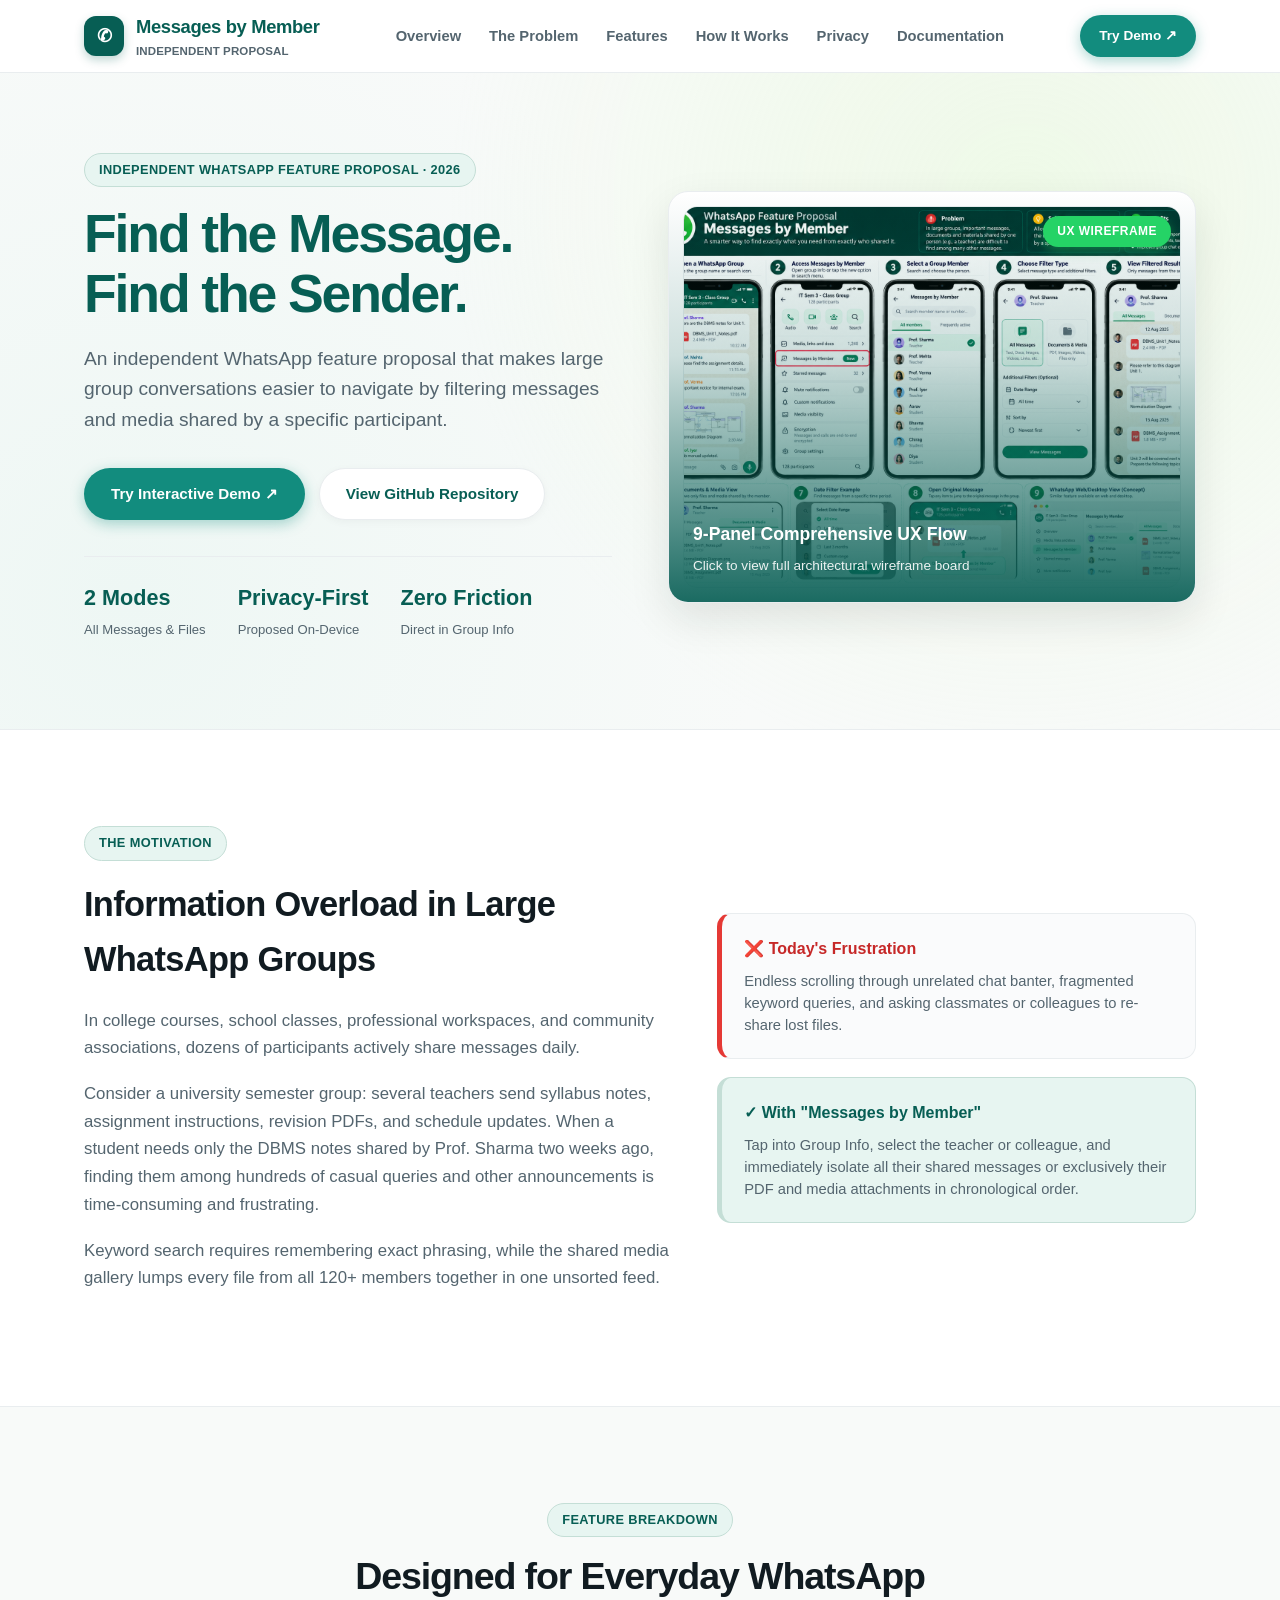
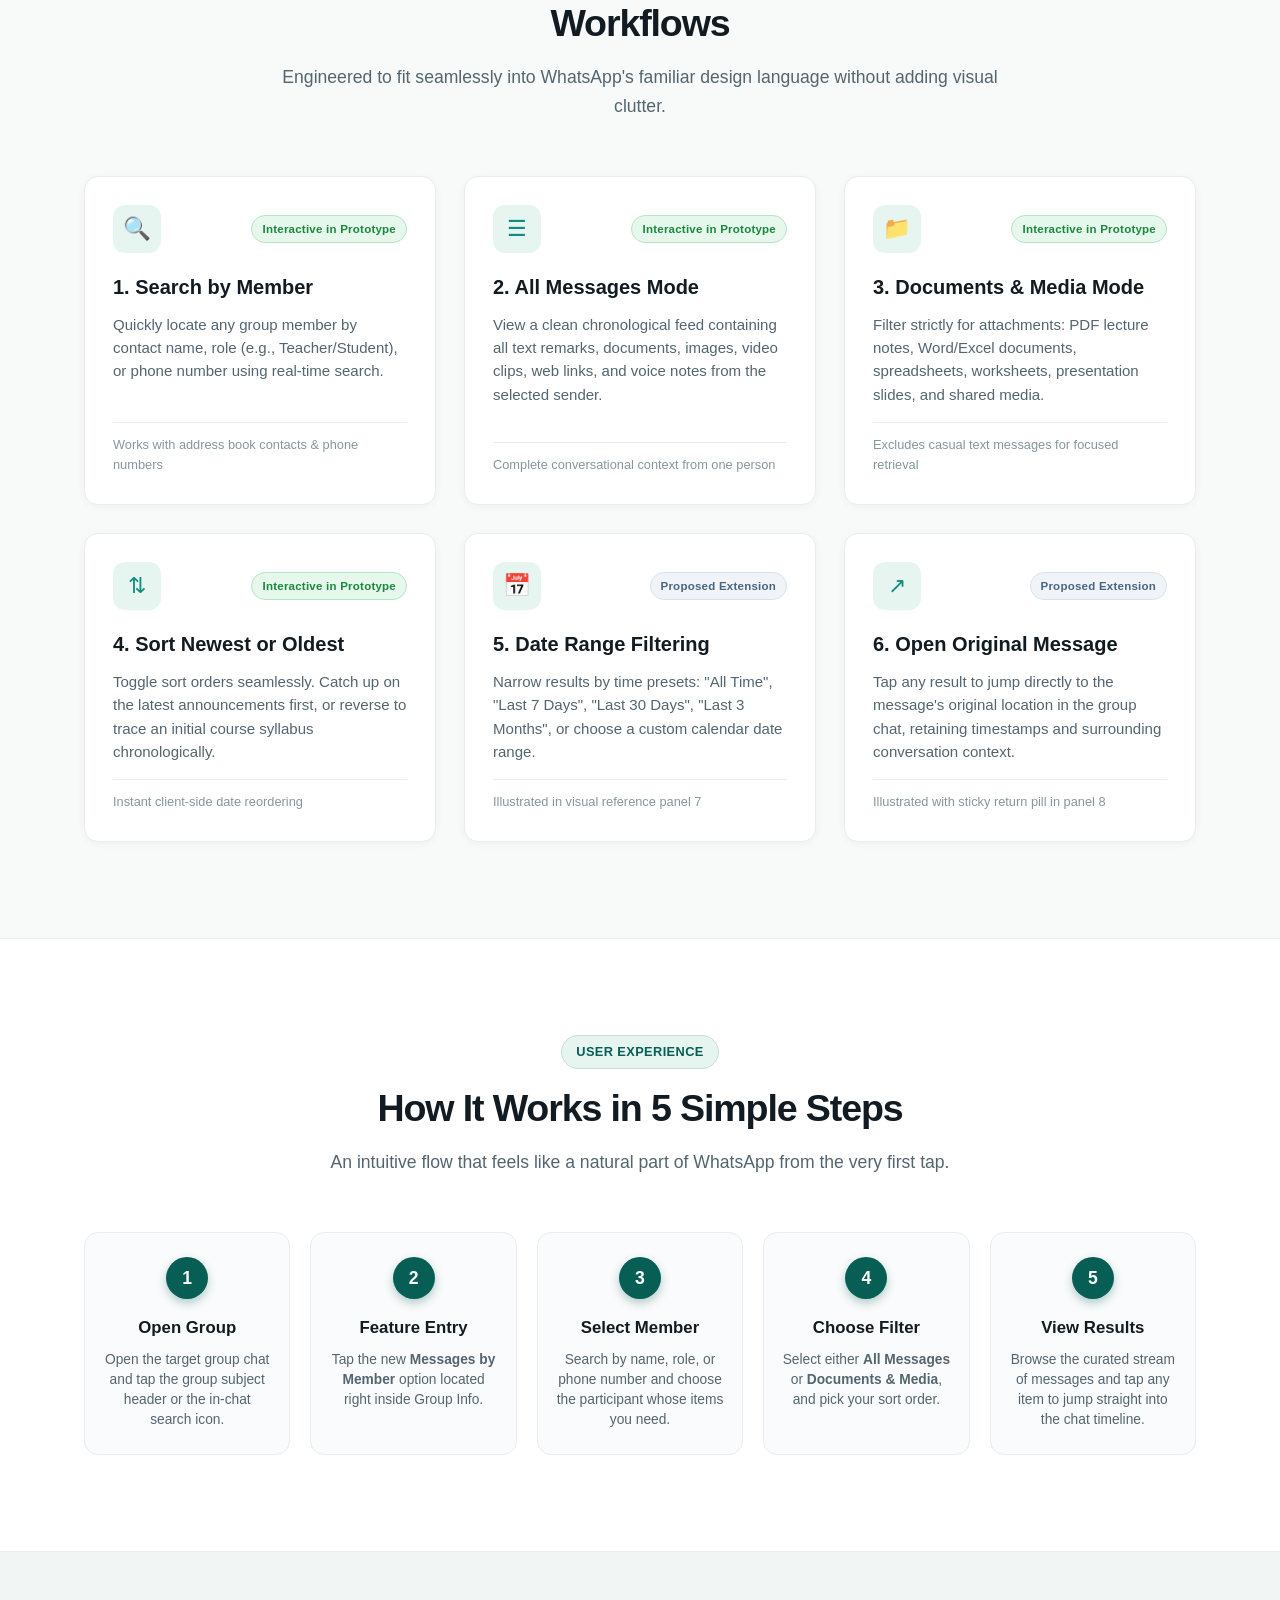
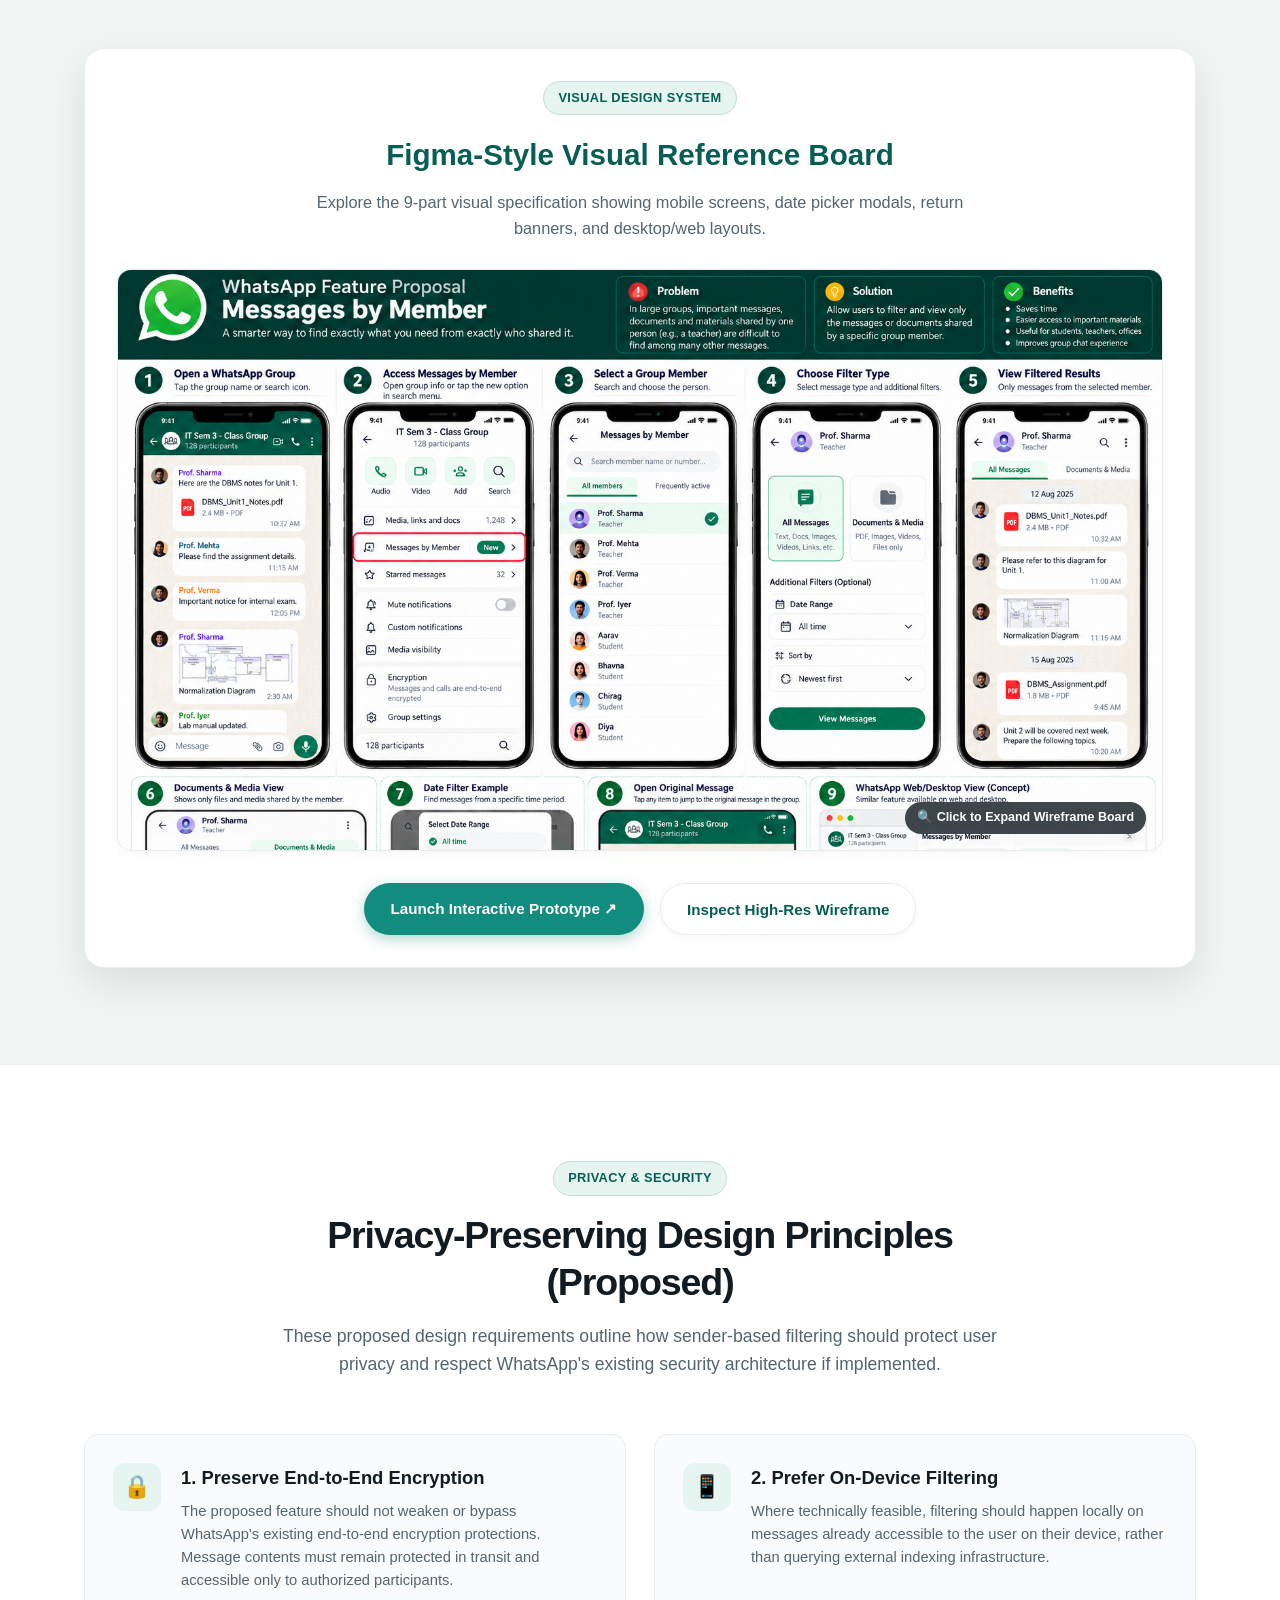
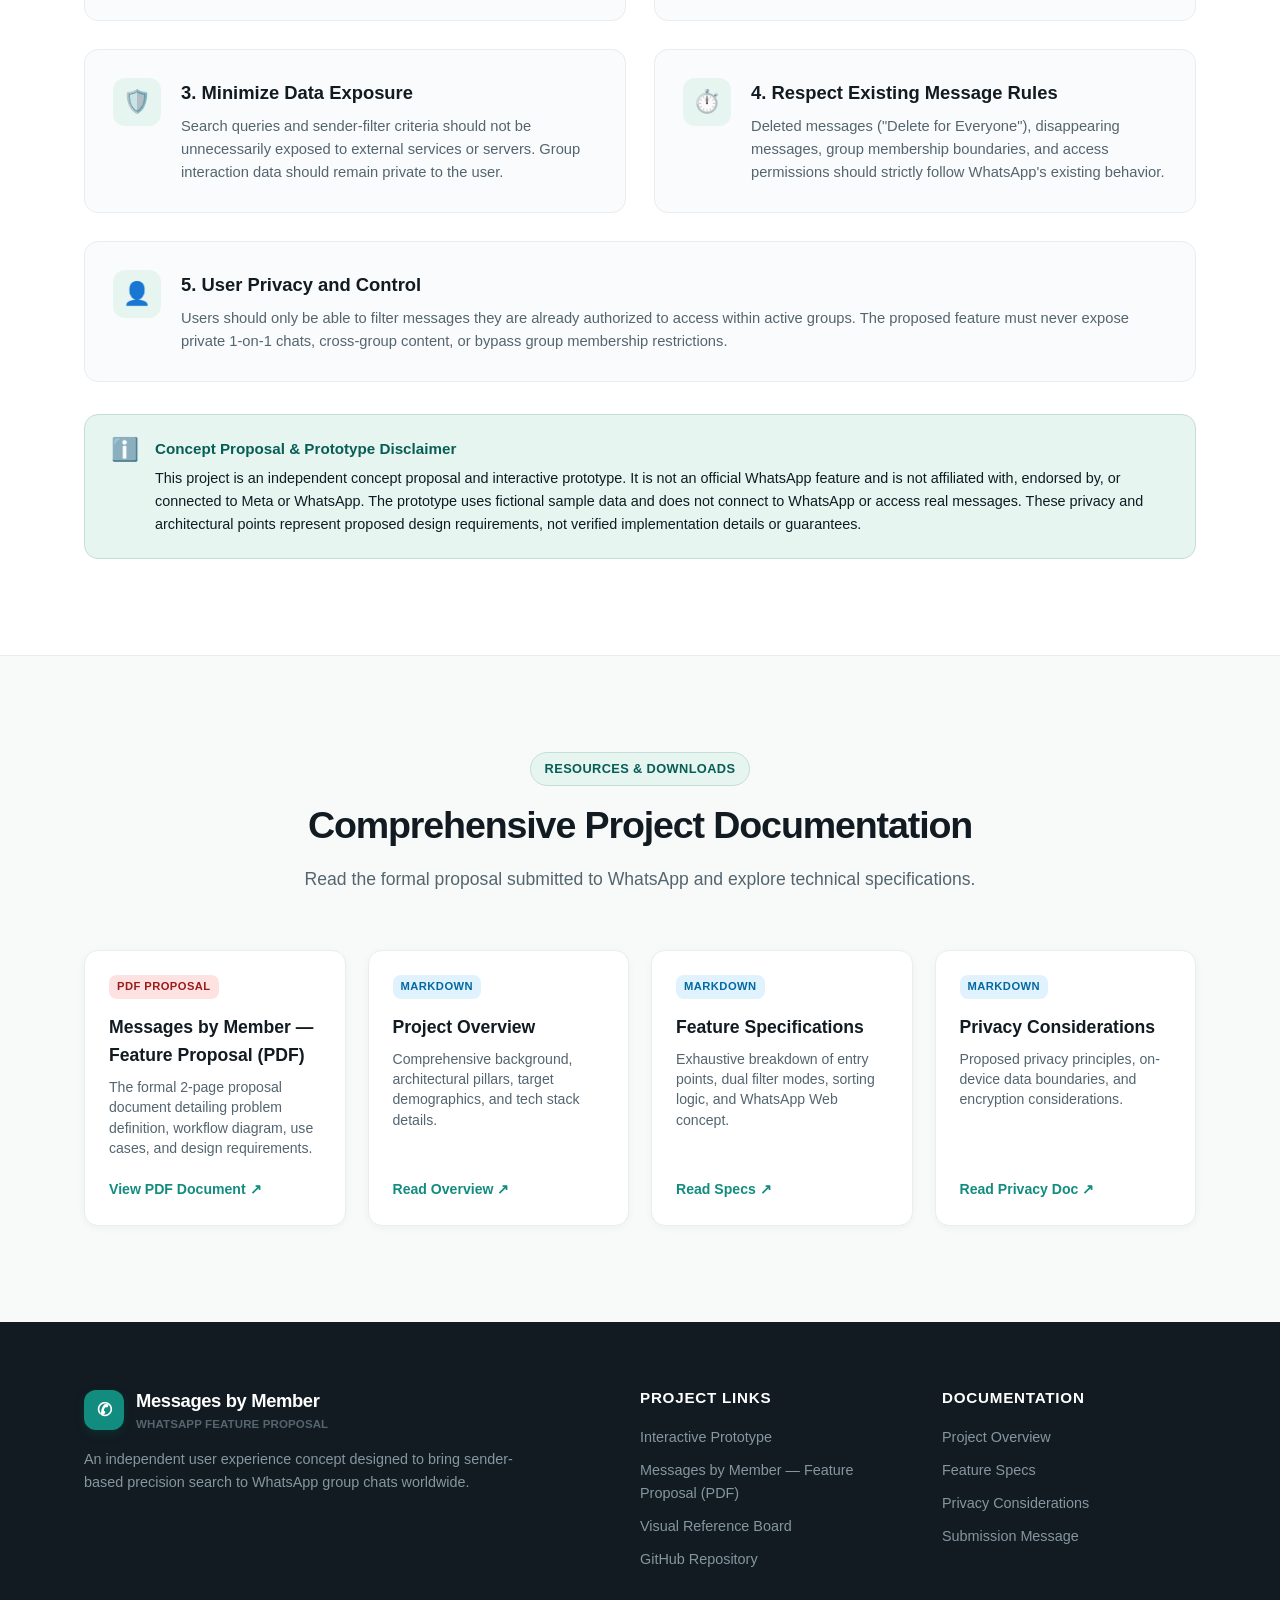
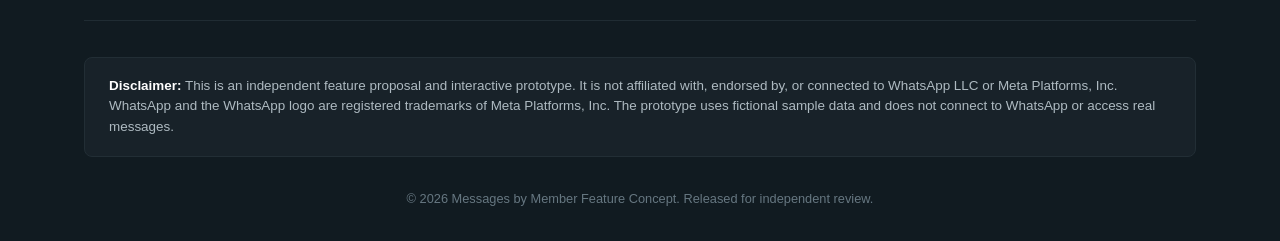
<file: index.html>
<!DOCTYPE html>
<html lang="en">
<head>
  <meta charset="utf-8">
  <meta name="viewport" content="width=device-width, initial-scale=1">
  <title>WhatsApp Messages by Member — Feature Proposal & Interactive Prototype</title>
  <meta name="description" content="An independent WhatsApp feature proposal that makes large group conversations easier to navigate by filtering messages and media shared by a specific participant.">
  <link rel="icon" href="data:image/svg+xml,<svg xmlns=%22http://www.w3.org/2000/svg%22 viewBox=%220 0 100 100%22><text y=%22.9em%22 font-size=%2290%22>💬</text></svg>">
  
  <style>
    /* ==========================================================================
       Design System & Variables
       ========================================================================== */
    :root {
      --wa-teal-dark: #075e54;
      --wa-teal: #128c7e;
      --wa-green: #25d366;
      --wa-green-light: #dcf8c6;
      --wa-mint: #e7f5f1;
      --wa-mint-dark: #0e6b5e;
      --bg-page: #f8faf9;
      --bg-surface: #ffffff;
      --text-main: #111b21;
      --text-muted: #54656f;
      --text-subtle: #8696a0;
      --border-light: #e9edef;
      --border-accent: #c4ded6;
      --shadow-sm: 0 2px 8px rgba(11, 20, 26, 0.04);
      --shadow-md: 0 8px 24px rgba(7, 94, 84, 0.08);
      --shadow-lg: 0 16px 40px rgba(17, 27, 33, 0.10);
      --radius-sm: 8px;
      --radius-md: 14px;
      --radius-lg: 20px;
      --radius-pill: 9999px;
      --container-max: 1160px;
      --transition: all 0.22s cubic-bezier(0.16, 1, 0.3, 1);
    }

    * {
      box-sizing: border-box;
      margin: 0;
      padding: 0;
    }

    html {
      scroll-behavior: smooth;
      font-size: 16px;
    }

    body {
      background: var(--bg-page);
      color: var(--text-main);
      font-family: -apple-system, BlinkMacSystemFont, "Segoe UI", Roboto, Helvetica, Arial, sans-serif;
      line-height: 1.6;
      -webkit-font-smoothing: antialiased;
    }

    a {
      color: inherit;
      text-decoration: none;
    }

    img {
      max-width: 100%;
      height: auto;
      display: block;
    }

    /* ==========================================================================
       Layout Utilities
       ========================================================================== */
    .container {
      max-width: var(--container-max);
      margin: 0 auto;
      padding: 0 24px;
    }

    .section-padding {
      padding: 96px 0;
    }

    .section-header {
      text-align: center;
      max-width: 720px;
      margin: 0 auto 56px;
    }

    .badge {
      display: inline-flex;
      align-items: center;
      gap: 6px;
      background: var(--wa-mint);
      color: var(--wa-teal-dark);
      padding: 6px 14px;
      border-radius: var(--radius-pill);
      font-size: 0.8rem;
      font-weight: 700;
      letter-spacing: 0.03em;
      text-transform: uppercase;
      margin-bottom: 16px;
      border: 1px solid var(--border-accent);
    }

    .section-title {
      font-size: 2.35rem;
      font-weight: 800;
      letter-spacing: -0.03em;
      color: var(--text-main);
      line-height: 1.25;
      margin-bottom: 16px;
    }

    .section-subtitle {
      font-size: 1.1rem;
      color: var(--text-muted);
      line-height: 1.6;
    }

    /* Buttons */
    .btn {
      display: inline-flex;
      align-items: center;
      justify-content: center;
      gap: 8px;
      padding: 13px 26px;
      border-radius: var(--radius-pill);
      font-size: 0.95rem;
      font-weight: 700;
      cursor: pointer;
      transition: var(--transition);
      border: 1px solid transparent;
      white-space: nowrap;
    }

    .btn-primary {
      background: var(--wa-teal);
      color: #ffffff;
      box-shadow: 0 4px 14px rgba(18, 140, 126, 0.35);
    }

    .btn-primary:hover {
      background: var(--wa-teal-dark);
      transform: translateY(-2px);
      box-shadow: 0 6px 20px rgba(7, 94, 84, 0.4);
    }

    .btn-secondary {
      background: var(--bg-surface);
      color: var(--wa-teal-dark);
      border-color: var(--border-light);
      box-shadow: var(--shadow-sm);
    }

    .btn-secondary:hover {
      background: var(--wa-mint);
      border-color: var(--border-accent);
      transform: translateY(-2px);
    }

    .btn-sm {
      padding: 9px 18px;
      font-size: 0.85rem;
    }

    /* ==========================================================================
       Header & Navigation
       ========================================================================== */
    .site-header {
      position: sticky;
      top: 0;
      z-index: 100;
      background: rgba(255, 255, 255, 0.95);
      backdrop-filter: blur(10px);
      border-bottom: 1px solid var(--border-light);
      transition: var(--transition);
    }

    .nav-inner {
      display: flex;
      align-items: center;
      justify-content: space-between;
      height: 72px;
    }

    .brand {
      display: flex;
      align-items: center;
      gap: 12px;
      font-weight: 800;
      color: var(--wa-teal-dark);
      font-size: 1.15rem;
      letter-spacing: -0.02em;
    }

    .brand-icon {
      width: 40px;
      height: 40px;
      background: var(--wa-teal-dark);
      color: #ffffff;
      border-radius: 12px;
      display: grid;
      place-items: center;
      font-size: 1.15rem;
      box-shadow: 0 4px 10px rgba(7, 94, 84, 0.25);
    }

    .brand-text small {
      display: block;
      font-size: 0.72rem;
      font-weight: 600;
      color: var(--text-muted);
      letter-spacing: 0.01em;
      text-transform: uppercase;
    }

    .nav-links {
      display: flex;
      align-items: center;
      gap: 28px;
      list-style: none;
    }

    .nav-links a {
      font-size: 0.92rem;
      font-weight: 600;
      color: var(--text-muted);
      transition: var(--transition);
    }

    .nav-links a:hover {
      color: var(--wa-teal);
    }

    .nav-actions {
      display: flex;
      align-items: center;
      gap: 12px;
    }

    .menu-toggle {
      display: none;
      background: transparent;
      border: none;
      font-size: 1.5rem;
      color: var(--wa-teal-dark);
      cursor: pointer;
      padding: 6px;
    }

    /* ==========================================================================
       Hero Section
       ========================================================================== */
    .hero {
      padding: 80px 0 88px;
      background: radial-gradient(circle at 80% 20%, rgba(220, 248, 198, 0.35), transparent 50%),
                  radial-gradient(circle at 10% 80%, rgba(231, 245, 241, 0.6), transparent 50%);
      border-bottom: 1px solid var(--border-light);
    }

    .hero-grid {
      display: grid;
      grid-template-columns: 1fr 1fr;
      gap: 56px;
      align-items: center;
    }

    .hero-content h1 {
      font-size: 3.35rem;
      font-weight: 900;
      line-height: 1.12;
      letter-spacing: -0.04em;
      color: var(--wa-teal-dark);
      margin-bottom: 20px;
    }

    .hero-lead {
      font-size: 1.2rem;
      color: var(--text-muted);
      margin-bottom: 32px;
      line-height: 1.6;
    }

    .hero-buttons {
      display: flex;
      flex-wrap: wrap;
      gap: 14px;
      margin-bottom: 36px;
    }

    .hero-stats {
      display: flex;
      gap: 32px;
      padding-top: 24px;
      border-top: 1px solid var(--border-light);
    }

    .stat-item strong {
      display: block;
      font-size: 1.35rem;
      color: var(--wa-teal-dark);
      font-weight: 800;
    }

    .stat-item span {
      font-size: 0.82rem;
      color: var(--text-muted);
    }

    .hero-preview {
      position: relative;
    }

    .preview-card {
      background: var(--bg-surface);
      border: 1px solid var(--border-light);
      border-radius: var(--radius-lg);
      padding: 14px;
      box-shadow: var(--shadow-lg);
      transition: var(--transition);
      position: relative;
      overflow: hidden;
    }

    .preview-card:hover {
      transform: translateY(-4px);
      box-shadow: 0 22px 50px rgba(7, 94, 84, 0.16);
    }

    .preview-img-wrap {
      border-radius: var(--radius-md);
      overflow: hidden;
      border: 1px solid var(--border-light);
      position: relative;
      background: #f1f5f3;
    }

    .preview-img-wrap img {
      width: 100%;
      height: 380px;
      object-fit: cover;
      object-position: top center;
      transition: transform 0.4s ease;
    }

    .preview-card:hover .preview-img-wrap img {
      transform: scale(1.02);
    }

    .preview-overlay {
      position: absolute;
      inset: 0;
      background: linear-gradient(to top, rgba(7, 94, 84, 0.92) 0%, rgba(7, 94, 84, 0.2) 60%, transparent 100%);
      display: flex;
      align-items: flex-end;
      padding: 24px;
      color: #ffffff;
    }

    .preview-overlay-text strong {
      display: block;
      font-size: 1.1rem;
      margin-bottom: 4px;
    }

    .preview-overlay-text span {
      font-size: 0.85rem;
      opacity: 0.9;
    }

    .preview-badge {
      position: absolute;
      top: 24px;
      right: 24px;
      background: var(--wa-green);
      color: #ffffff;
      padding: 6px 14px;
      border-radius: var(--radius-pill);
      font-size: 0.75rem;
      font-weight: 800;
      letter-spacing: 0.04em;
      box-shadow: 0 4px 12px rgba(37, 211, 102, 0.4);
    }

    /* ==========================================================================
       Section: Problem Statement
       ========================================================================== */
    .problem-section {
      background: var(--bg-surface);
      border-bottom: 1px solid var(--border-light);
    }

    .problem-grid {
      display: grid;
      grid-template-columns: 1.1fr 0.9fr;
      gap: 48px;
      align-items: center;
    }

    .problem-content h2 {
      font-size: 2.15rem;
      color: var(--text-main);
      font-weight: 800;
      margin-bottom: 20px;
      letter-spacing: -0.02em;
    }

    .problem-content p {
      color: var(--text-muted);
      font-size: 1.05rem;
      margin-bottom: 18px;
      line-height: 1.65;
    }

    .comparison-cards {
      display: grid;
      gap: 18px;
    }

    .comparison-card {
      padding: 22px;
      border-radius: var(--radius-md);
      border: 1px solid var(--border-light);
      background: #fafbfc;
      transition: var(--transition);
    }

    .comparison-card.pain {
      border-left: 5px solid #e53935;
    }

    .comparison-card.solution {
      border-left: 5px solid var(--wa-teal);
      background: var(--wa-mint);
      border-color: var(--border-accent);
    }

    .comparison-card h4 {
      display: flex;
      align-items: center;
      gap: 8px;
      font-size: 1rem;
      margin-bottom: 8px;
      color: var(--text-main);
    }

    .comparison-card.pain h4 {
      color: #c62828;
    }

    .comparison-card.solution h4 {
      color: var(--wa-teal-dark);
    }

    .comparison-card p {
      font-size: 0.92rem;
      color: var(--text-muted);
      line-height: 1.5;
    }

    /* ==========================================================================
       Section: Proposed Features
       ========================================================================== */
    .features-grid {
      display: grid;
      grid-template-columns: repeat(3, 1fr);
      gap: 28px;
    }

    .feature-card {
      background: var(--bg-surface);
      border: 1px solid var(--border-light);
      border-radius: var(--radius-md);
      padding: 28px;
      box-shadow: var(--shadow-sm);
      transition: var(--transition);
      display: flex;
      flex-direction: column;
    }

    .feature-card:hover {
      transform: translateY(-4px);
      box-shadow: var(--shadow-md);
      border-color: var(--border-accent);
    }

    .feature-card-header {
      display: flex;
      align-items: center;
      justify-content: space-between;
      margin-bottom: 18px;
    }

    .feature-icon {
      width: 48px;
      height: 48px;
      border-radius: 12px;
      background: var(--wa-mint);
      color: var(--wa-teal);
      display: grid;
      place-items: center;
      font-size: 1.4rem;
    }

    .status-pill {
      font-size: 0.72rem;
      font-weight: 700;
      padding: 4px 10px;
      border-radius: var(--radius-pill);
      letter-spacing: 0.02em;
    }

    .status-active {
      background: #e6f7ec;
      color: #1b873f;
      border: 1px solid #b7e4c7;
    }

    .status-concept {
      background: #f0f4f8;
      color: #486581;
      border: 1px solid #d9e2ec;
    }

    .feature-card h3 {
      font-size: 1.25rem;
      color: var(--text-main);
      margin-bottom: 10px;
      font-weight: 700;
    }

    .feature-card p {
      font-size: 0.94rem;
      color: var(--text-muted);
      line-height: 1.55;
      margin-bottom: 16px;
      flex-grow: 1;
    }

    .feature-meta {
      font-size: 0.8rem;
      color: var(--text-subtle);
      border-top: 1px solid var(--border-light);
      padding-top: 12px;
      font-weight: 500;
    }

    /* ==========================================================================
       Section: How It Works
       ========================================================================== */
    .steps-section {
      background: var(--bg-surface);
      border-top: 1px solid var(--border-light);
      border-bottom: 1px solid var(--border-light);
    }

    .steps-container {
      display: grid;
      grid-template-columns: repeat(5, 1fr);
      gap: 20px;
      position: relative;
    }

    .step-card {
      background: #fafbfc;
      border: 1px solid var(--border-light);
      border-radius: var(--radius-md);
      padding: 24px 18px;
      text-align: center;
      position: relative;
      transition: var(--transition);
    }

    .step-card:hover {
      background: #ffffff;
      border-color: var(--wa-teal);
      transform: translateY(-4px);
      box-shadow: var(--shadow-md);
    }

    .step-num {
      width: 42px;
      height: 42px;
      border-radius: 50%;
      background: var(--wa-teal-dark);
      color: #ffffff;
      font-size: 1.1rem;
      font-weight: 800;
      display: grid;
      place-items: center;
      margin: 0 auto 16px;
      box-shadow: 0 4px 10px rgba(7, 94, 84, 0.3);
    }

    .step-card h4 {
      font-size: 1.05rem;
      margin-bottom: 8px;
      color: var(--text-main);
    }

    .step-card p {
      font-size: 0.86rem;
      color: var(--text-muted);
      line-height: 1.45;
    }

    /* ==========================================================================
       Section: Prototype Preview & Wireframe Showcase
       ========================================================================== */
    .preview-section {
      background: #f1f5f3;
    }

    .showcase-box {
      background: var(--bg-surface);
      border: 1px solid var(--border-light);
      border-radius: var(--radius-lg);
      padding: 32px;
      box-shadow: var(--shadow-lg);
      text-align: center;
    }

    .showcase-header {
      max-width: 680px;
      margin: 0 auto 28px;
    }

    .showcase-header h3 {
      font-size: 1.85rem;
      color: var(--wa-teal-dark);
      font-weight: 800;
      margin-bottom: 10px;
    }

    .showcase-header p {
      color: var(--text-muted);
      font-size: 1.02rem;
    }

    .showcase-media {
      position: relative;
      border-radius: var(--radius-md);
      overflow: hidden;
      border: 1px solid var(--border-light);
      box-shadow: var(--shadow-sm);
      margin-bottom: 32px;
      background: #e2eae7;
      cursor: zoom-in;
    }

    .showcase-media img {
      width: 100%;
      max-height: 580px;
      object-fit: cover;
      object-position: top center;
      transition: transform 0.3s ease;
    }

    .showcase-media:hover img {
      transform: scale(1.01);
    }

    .zoom-hint {
      position: absolute;
      bottom: 16px;
      right: 16px;
      background: rgba(17, 27, 33, 0.8);
      color: #ffffff;
      padding: 6px 12px;
      border-radius: var(--radius-pill);
      font-size: 0.78rem;
      font-weight: 600;
      backdrop-filter: blur(4px);
    }

    .showcase-cta {
      display: flex;
      justify-content: center;
      gap: 16px;
      flex-wrap: wrap;
    }

    /* ==========================================================================
       Section: Privacy & Security
       ========================================================================== */
    .privacy-section {
      background: var(--bg-surface);
      border-top: 1px solid var(--border-light);
      border-bottom: 1px solid var(--border-light);
    }

    .privacy-grid {
      display: grid;
      grid-template-columns: repeat(2, 1fr);
      gap: 28px;
    }

    .privacy-card {
      background: #fafbfc;
      border: 1px solid var(--border-light);
      border-radius: var(--radius-md);
      padding: 28px;
      display: flex;
      gap: 20px;
      transition: var(--transition);
    }

    .privacy-card:hover {
      background: #ffffff;
      border-color: var(--border-accent);
      box-shadow: var(--shadow-sm);
    }

    .privacy-icon {
      width: 48px;
      height: 48px;
      border-radius: 12px;
      background: var(--wa-mint);
      color: var(--wa-teal-dark);
      display: grid;
      place-items: center;
      font-size: 1.4rem;
      flex-shrink: 0;
    }

    .privacy-text h4 {
      font-size: 1.15rem;
      margin-bottom: 8px;
      color: var(--text-main);
    }

    .privacy-text p {
      font-size: 0.92rem;
      color: var(--text-muted);
      line-height: 1.55;
    }

    .privacy-card.full-width {
      grid-column: 1 / -1;
    }

    .privacy-disclaimer {
      margin-top: 32px;
      padding: 22px 26px;
      background: var(--wa-mint);
      border: 1px solid var(--border-accent);
      border-radius: var(--radius-md);
      display: flex;
      gap: 16px;
      align-items: flex-start;
    }

    .privacy-disclaimer-icon {
      font-size: 1.4rem;
      color: var(--wa-teal-dark);
      flex-shrink: 0;
      line-height: 1.2;
    }

    .privacy-disclaimer-text strong {
      display: block;
      color: var(--wa-teal-dark);
      font-size: 0.95rem;
      margin-bottom: 6px;
    }

    .privacy-disclaimer-text p {
      font-size: 0.9rem;
      color: var(--text-main);
      line-height: 1.6;
    }

    /* ==========================================================================
       Section: Project Documentation
       ========================================================================== */
    .docs-grid {
      display: grid;
      grid-template-columns: repeat(4, 1fr);
      gap: 22px;
    }

    .doc-card {
      background: var(--bg-surface);
      border: 1px solid var(--border-light);
      border-radius: var(--radius-md);
      padding: 24px;
      display: flex;
      flex-direction: column;
      transition: var(--transition);
      box-shadow: var(--shadow-sm);
    }

    .doc-card:hover {
      transform: translateY(-4px);
      box-shadow: var(--shadow-md);
      border-color: var(--wa-teal);
    }

    .doc-badge {
      align-self: flex-start;
      font-size: 0.7rem;
      font-weight: 800;
      padding: 3px 8px;
      border-radius: var(--radius-sm);
      margin-bottom: 14px;
      text-transform: uppercase;
      letter-spacing: 0.04em;
    }

    .doc-badge.pdf {
      background: #fee2e2;
      color: #991b1b;
    }

    .doc-badge.md {
      background: #e0f2fe;
      color: #0369a1;
    }

    .doc-card h4 {
      font-size: 1.1rem;
      margin-bottom: 8px;
      color: var(--text-main);
    }

    .doc-card p {
      font-size: 0.88rem;
      color: var(--text-muted);
      line-height: 1.45;
      margin-bottom: 20px;
      flex-grow: 1;
    }

    .doc-link {
      font-size: 0.88rem;
      font-weight: 700;
      color: var(--wa-teal);
      display: inline-flex;
      align-items: center;
      gap: 4px;
      transition: var(--transition);
    }

    .doc-card:hover .doc-link {
      color: var(--wa-teal-dark);
      transform: translateX(3px);
    }

    /* ==========================================================================
       Footer
       ========================================================================== */
    .site-footer {
      background: #111b21;
      color: #8696a0;
      padding: 64px 0 32px;
      font-size: 0.9rem;
    }

    .footer-top {
      display: grid;
      grid-template-columns: 2fr 1fr 1fr;
      gap: 48px;
      padding-bottom: 48px;
      border-bottom: 1px solid #202c33;
    }

    .footer-brand .brand {
      color: #ffffff;
      margin-bottom: 14px;
    }

    .footer-brand .brand-icon {
      background: var(--wa-teal);
    }

    .footer-brand p {
      max-width: 440px;
      line-height: 1.6;
      color: #8696a0;
    }

    .footer-col h5 {
      color: #ffffff;
      font-size: 0.95rem;
      font-weight: 700;
      margin-bottom: 16px;
      text-transform: uppercase;
      letter-spacing: 0.05em;
    }

    .footer-col ul {
      list-style: none;
      display: grid;
      gap: 10px;
    }

    .footer-col a {
      color: #8696a0;
      transition: var(--transition);
    }

    .footer-col a:hover {
      color: var(--wa-green);
    }

    .footer-disclaimer {
      margin-top: 36px;
      padding: 18px 24px;
      background: #182229;
      border: 1px solid #222e35;
      border-radius: var(--radius-sm);
      font-size: 0.84rem;
      line-height: 1.55;
      color: #aebac1;
    }

    .footer-disclaimer strong {
      color: #ffffff;
    }

    .footer-bottom {
      margin-top: 32px;
      text-align: center;
      font-size: 0.8rem;
      color: #667781;
    }

    /* ==========================================================================
       Modal Lightbox for Visual Reference
       ========================================================================== */
    .lightbox-modal {
      display: none;
      position: fixed;
      inset: 0;
      background: rgba(11, 20, 26, 0.92);
      z-index: 1000;
      padding: 24px;
      overflow-y: auto;
      place-items: center;
      backdrop-filter: blur(6px);
    }

    .lightbox-modal.active {
      display: grid;
    }

    .lightbox-content {
      max-width: 1200px;
      width: 100%;
      position: relative;
      background: #ffffff;
      border-radius: var(--radius-md);
      overflow: hidden;
      box-shadow: 0 24px 60px rgba(0, 0, 0, 0.5);
    }

    .lightbox-close {
      position: absolute;
      top: 14px;
      right: 14px;
      width: 38px;
      height: 38px;
      background: rgba(17, 27, 33, 0.85);
      color: #ffffff;
      border: none;
      border-radius: 50%;
      font-size: 1.3rem;
      cursor: pointer;
      display: grid;
      place-items: center;
      transition: var(--transition);
      z-index: 10;
    }

    .lightbox-close:hover {
      background: var(--wa-teal);
    }

    /* ==========================================================================
       Responsive Breakpoints
       ========================================================================== */
    @media (max-width: 1024px) {
      .hero-grid {
        grid-template-columns: 1fr;
        gap: 40px;
      }
      .hero-content {
        text-align: center;
      }
      .hero-buttons {
        justify-content: center;
      }
      .hero-stats {
        justify-content: center;
      }
      .features-grid {
        grid-template-columns: repeat(2, 1fr);
      }
      .steps-container {
        grid-template-columns: repeat(3, 1fr);
      }
      .docs-grid {
        grid-template-columns: repeat(2, 1fr);
      }
      .problem-grid {
        grid-template-columns: 1fr;
      }
    }

    @media (max-width: 768px) {
      .section-padding {
        padding: 64px 0;
      }
      .section-title {
        font-size: 1.95rem;
      }
      .hero-content h1 {
        font-size: 2.35rem;
      }
      .hero-lead {
        font-size: 1.05rem;
      }
      .nav-links {
        display: none;
        position: absolute;
        top: 72px;
        left: 0;
        right: 0;
        background: #ffffff;
        flex-direction: column;
        padding: 24px;
        border-bottom: 1px solid var(--border-light);
        box-shadow: var(--shadow-md);
        gap: 16px;
      }
      .nav-links.active {
        display: flex;
      }
      .menu-toggle {
        display: block;
      }
      .features-grid {
        grid-template-columns: 1fr;
      }
      .steps-container {
        grid-template-columns: 1fr;
      }
      .privacy-grid {
        grid-template-columns: 1fr;
      }
      .docs-grid {
        grid-template-columns: 1fr;
      }
      .footer-top {
        grid-template-columns: 1fr;
        gap: 32px;
      }
    }
  </style>
</head>
<body>

  <!-- ==========================================================================
       1. Navigation Bar
       ========================================================================== -->
  <header class="site-header">
    <div class="container nav-inner">
      <a href="#" class="brand" aria-label="Messages by Member Homepage">
        <div class="brand-icon">✆</div>
        <div class="brand-text">
          Messages by Member
          <small>Independent Proposal</small>
        </div>
      </a>

      <ul class="nav-links" id="navLinks">
        <li><a href="#overview">Overview</a></li>
        <li><a href="#problem">The Problem</a></li>
        <li><a href="#features">Features</a></li>
        <li><a href="#how-it-works">How It Works</a></li>
        <li><a href="#privacy">Privacy</a></li>
        <li><a href="#docs">Documentation</a></li>
      </ul>

      <div class="nav-actions">
        <a href="prototype/" class="btn btn-primary btn-sm">Try Demo ↗</a>
        <button class="menu-toggle" id="menuToggle" aria-label="Toggle Navigation Menu">☰</button>
      </div>
    </div>
  </header>

  <!-- ==========================================================================
       2. Hero Section
       ========================================================================== -->
  <section class="hero" id="overview">
    <div class="container hero-grid">
      <div class="hero-content">
        <span class="badge">Independent WhatsApp Feature Proposal · 2026</span>
        <h1>Find the Message. Find the Sender.</h1>
        <p class="hero-lead">
          An independent WhatsApp feature proposal that makes large group conversations easier to navigate by filtering messages and media shared by a specific participant.
        </p>
        <div class="hero-buttons">
          <a href="prototype/" class="btn btn-primary">Try Interactive Demo ↗</a>
          <a href="https://github.com/Dev24100/WhatsApp-Messages-by-Member" target="_blank" rel="noopener noreferrer" class="btn btn-secondary">
            View GitHub Repository
          </a>
        </div>
        <div class="hero-stats">
          <div class="stat-item">
            <strong>2 Modes</strong>
            <span>All Messages &amp; Files</span>
          </div>
          <div class="stat-item">
            <strong>Privacy-First</strong>
            <span>Proposed On-Device</span>
          </div>
          <div class="stat-item">
            <strong>Zero Friction</strong>
            <span>Direct in Group Info</span>
          </div>
        </div>
      </div>

      <div class="hero-preview">
        <div class="preview-card" onclick="openLightbox()" style="cursor: pointer;" title="Click to view full wireframe reference">
          <div class="preview-img-wrap">
            <img src="design/visual-reference.png" alt="WhatsApp Messages by Member - Visual Reference Board Preview" loading="lazy">
          </div>
          <div class="preview-overlay">
            <div class="preview-overlay-text">
              <strong>9-Panel Comprehensive UX Flow</strong>
              <span>Click to view full architectural wireframe board</span>
            </div>
          </div>
          <span class="preview-badge">UX WIREFRAME</span>
        </div>
      </div>
    </div>
  </section>

  <!-- ==========================================================================
       3. Problem Statement Section
       ========================================================================== -->
  <section class="section-padding problem-section" id="problem">
    <div class="container problem-grid">
      <div class="problem-content">
        <span class="badge">The Motivation</span>
        <h2>Information Overload in Large WhatsApp Groups</h2>
        <p>
          In college courses, school classes, professional workspaces, and community associations, dozens of participants actively share messages daily.
        </p>
        <p>
          Consider a university semester group: several teachers send syllabus notes, assignment instructions, revision PDFs, and schedule updates. When a student needs only the DBMS notes shared by Prof. Sharma two weeks ago, finding them among hundreds of casual queries and other announcements is time-consuming and frustrating.
        </p>
        <p>
          Keyword search requires remembering exact phrasing, while the shared media gallery lumps every file from all 120+ members together in one unsorted feed.
        </p>
      </div>

      <div class="comparison-cards">
        <div class="comparison-card pain">
          <h4>❌ Today's Frustration</h4>
          <p>
            Endless scrolling through unrelated chat banter, fragmented keyword queries, and asking classmates or colleagues to re-share lost files.
          </p>
        </div>

        <div class="comparison-card solution">
          <h4>✓ With "Messages by Member"</h4>
          <p>
            Tap into Group Info, select the teacher or colleague, and immediately isolate all their shared messages or exclusively their PDF and media attachments in chronological order.
          </p>
        </div>
      </div>
    </div>
  </section>

  <!-- ==========================================================================
       4. Proposed Features Section
       ========================================================================== -->
  <section class="section-padding" id="features">
    <div class="container">
      <div class="section-header">
        <span class="badge">Feature Breakdown</span>
        <h2 class="section-title">Designed for Everyday WhatsApp Workflows</h2>
        <p class="section-subtitle">
          Engineered to fit seamlessly into WhatsApp's familiar design language without adding visual clutter.
        </p>
      </div>

      <div class="features-grid">
        <!-- Feature 1 -->
        <div class="feature-card">
          <div class="feature-card-header">
            <div class="feature-icon">🔍</div>
            <span class="status-pill status-active">Interactive in Prototype</span>
          </div>
          <h3>1. Search by Member</h3>
          <p>
            Quickly locate any group member by contact name, role (e.g., Teacher/Student), or phone number using real-time search.
          </p>
          <div class="feature-meta">Works with address book contacts &amp; phone numbers</div>
        </div>

        <!-- Feature 2 -->
        <div class="feature-card">
          <div class="feature-card-header">
            <div class="feature-icon">☰</div>
            <span class="status-pill status-active">Interactive in Prototype</span>
          </div>
          <h3>2. All Messages Mode</h3>
          <p>
            View a clean chronological feed containing all text remarks, documents, images, video clips, web links, and voice notes from the selected sender.
          </p>
          <div class="feature-meta">Complete conversational context from one person</div>
        </div>

        <!-- Feature 3 -->
        <div class="feature-card">
          <div class="feature-card-header">
            <div class="feature-icon">📁</div>
            <span class="status-pill status-active">Interactive in Prototype</span>
          </div>
          <h3>3. Documents &amp; Media Mode</h3>
          <p>
            Filter strictly for attachments: PDF lecture notes, Word/Excel documents, spreadsheets, worksheets, presentation slides, and shared media.
          </p>
          <div class="feature-meta">Excludes casual text messages for focused retrieval</div>
        </div>

        <!-- Feature 4 -->
        <div class="feature-card">
          <div class="feature-card-header">
            <div class="feature-icon">⇅</div>
            <span class="status-pill status-active">Interactive in Prototype</span>
          </div>
          <h3>4. Sort Newest or Oldest</h3>
          <p>
            Toggle sort orders seamlessly. Catch up on the latest announcements first, or reverse to trace an initial course syllabus chronologically.
          </p>
          <div class="feature-meta">Instant client-side date reordering</div>
        </div>

        <!-- Feature 5 -->
        <div class="feature-card">
          <div class="feature-card-header">
            <div class="feature-icon">📅</div>
            <span class="status-pill status-concept">Proposed Extension</span>
          </div>
          <h3>5. Date Range Filtering</h3>
          <p>
            Narrow results by time presets: "All Time", "Last 7 Days", "Last 30 Days", "Last 3 Months", or choose a custom calendar date range.
          </p>
          <div class="feature-meta">Illustrated in visual reference panel 7</div>
        </div>

        <!-- Feature 6 -->
        <div class="feature-card">
          <div class="feature-card-header">
            <div class="feature-icon">↗</div>
            <span class="status-pill status-concept">Proposed Extension</span>
          </div>
          <h3>6. Open Original Message</h3>
          <p>
            Tap any result to jump directly to the message's original location in the group chat, retaining timestamps and surrounding conversation context.
          </p>
          <div class="feature-meta">Illustrated with sticky return pill in panel 8</div>
        </div>
      </div>
    </div>
  </section>

  <!-- ==========================================================================
       5. How It Works Section
       ========================================================================== -->
  <section class="section-padding steps-section" id="how-it-works">
    <div class="container">
      <div class="section-header">
        <span class="badge">User Experience</span>
        <h2 class="section-title">How It Works in 5 Simple Steps</h2>
        <p class="section-subtitle">
          An intuitive flow that feels like a natural part of WhatsApp from the very first tap.
        </p>
      </div>

      <div class="steps-container">
        <!-- Step 1 -->
        <div class="step-card">
          <div class="step-num">1</div>
          <h4>Open Group</h4>
          <p>Open the target group chat and tap the group subject header or the in-chat search icon.</p>
        </div>

        <!-- Step 2 -->
        <div class="step-card">
          <div class="step-num">2</div>
          <h4>Feature Entry</h4>
          <p>Tap the new <strong>Messages by Member</strong> option located right inside Group Info.</p>
        </div>

        <!-- Step 3 -->
        <div class="step-card">
          <div class="step-num">3</div>
          <h4>Select Member</h4>
          <p>Search by name, role, or phone number and choose the participant whose items you need.</p>
        </div>

        <!-- Step 4 -->
        <div class="step-card">
          <div class="step-num">4</div>
          <h4>Choose Filter</h4>
          <p>Select either <strong>All Messages</strong> or <strong>Documents &amp; Media</strong>, and pick your sort order.</p>
        </div>

        <!-- Step 5 -->
        <div class="step-card">
          <div class="step-num">5</div>
          <h4>View Results</h4>
          <p>Browse the curated stream of messages and tap any item to jump straight into the chat timeline.</p>
        </div>
      </div>
    </div>
  </section>

  <!-- ==========================================================================
       6. Prototype Preview & Visual Reference
       ========================================================================== -->
  <section class="section-padding preview-section">
    <div class="container">
      <div class="showcase-box">
        <div class="showcase-header">
          <span class="badge">Visual Design System</span>
          <h3>Figma-Style Visual Reference Board</h3>
          <p>
            Explore the 9-part visual specification showing mobile screens, date picker modals, return banners, and desktop/web layouts.
          </p>
        </div>

        <div class="showcase-media" onclick="openLightbox()" title="Click to open full-resolution wireframe board">
          <img src="design/visual-reference.png" alt="WhatsApp Messages by Member - Full Wireframe Board">
          <div class="zoom-hint">🔍 Click to Expand Wireframe Board</div>
        </div>

        <div class="showcase-cta">
          <a href="prototype/" class="btn btn-primary">Launch Interactive Prototype ↗</a>
          <button onclick="openLightbox()" class="btn btn-secondary">Inspect High-Res Wireframe</button>
        </div>
      </div>
    </div>
  </section>

  <!-- ==========================================================================
       7. Privacy & Security Section
       ========================================================================== -->
  <section class="section-padding privacy-section" id="privacy">
    <div class="container">
      <div class="section-header">
        <span class="badge">Privacy &amp; Security</span>
        <h2 class="section-title">Privacy-Preserving Design Principles (Proposed)</h2>
        <p class="section-subtitle">
          These proposed design requirements outline how sender-based filtering should protect user privacy and respect WhatsApp's existing security architecture if implemented.
        </p>
      </div>

      <div class="privacy-grid">
        <div class="privacy-card">
          <div class="privacy-icon">🔒</div>
          <div class="privacy-text">
            <h4>1. Preserve End-to-End Encryption</h4>
            <p>
              The proposed feature should not weaken or bypass WhatsApp's existing end-to-end encryption protections. Message contents must remain protected in transit and accessible only to authorized participants.
            </p>
          </div>
        </div>

        <div class="privacy-card">
          <div class="privacy-icon">📱</div>
          <div class="privacy-text">
            <h4>2. Prefer On-Device Filtering</h4>
            <p>
              Where technically feasible, filtering should happen locally on messages already accessible to the user on their device, rather than querying external indexing infrastructure.
            </p>
          </div>
        </div>

        <div class="privacy-card">
          <div class="privacy-icon">🛡️</div>
          <div class="privacy-text">
            <h4>3. Minimize Data Exposure</h4>
            <p>
              Search queries and sender-filter criteria should not be unnecessarily exposed to external services or servers. Group interaction data should remain private to the user.
            </p>
          </div>
        </div>

        <div class="privacy-card">
          <div class="privacy-icon">⏱️</div>
          <div class="privacy-text">
            <h4>4. Respect Existing Message Rules</h4>
            <p>
              Deleted messages ("Delete for Everyone"), disappearing messages, group membership boundaries, and access permissions should strictly follow WhatsApp's existing behavior.
            </p>
          </div>
        </div>

        <div class="privacy-card full-width">
          <div class="privacy-icon">👤</div>
          <div class="privacy-text">
            <h4>5. User Privacy and Control</h4>
            <p>
              Users should only be able to filter messages they are already authorized to access within active groups. The proposed feature must never expose private 1-on-1 chats, cross-group content, or bypass group membership restrictions.
            </p>
          </div>
        </div>
      </div>

      <div class="privacy-disclaimer">
        <div class="privacy-disclaimer-icon">ℹ️</div>
        <div class="privacy-disclaimer-text">
          <strong>Concept Proposal &amp; Prototype Disclaimer</strong>
          <p>
            This project is an independent concept proposal and interactive prototype. It is not an official WhatsApp feature and is not affiliated with, endorsed by, or connected to Meta or WhatsApp. The prototype uses fictional sample data and does not connect to WhatsApp or access real messages. These privacy and architectural points represent proposed design requirements, not verified implementation details or guarantees.
          </p>
        </div>
      </div>
    </div>
  </section>

  <!-- ==========================================================================
       8. Project Documentation Section
       ========================================================================== -->
  <section class="section-padding" id="docs">
    <div class="container">
      <div class="section-header">
        <span class="badge">Resources &amp; Downloads</span>
        <h2 class="section-title">Comprehensive Project Documentation</h2>
        <p class="section-subtitle">
          Read the formal proposal submitted to WhatsApp and explore technical specifications.
        </p>
      </div>

      <div class="docs-grid">
        <!-- Doc 1 -->
        <a href="proposal/Messages_by_Member_Feature_Proposal_v2.pdf" target="_blank" class="doc-card">
          <span class="doc-badge pdf">PDF Proposal</span>
          <h4>Messages by Member — Feature Proposal (PDF)</h4>
          <p>The formal 2-page proposal document detailing problem definition, workflow diagram, use cases, and design requirements.</p>
          <span class="doc-link">View PDF Document ↗</span>
        </a>

        <!-- Doc 2 -->
        <a href="docs/project-overview.md" class="doc-card">
          <span class="doc-badge md">Markdown</span>
          <h4>Project Overview</h4>
          <p>Comprehensive background, architectural pillars, target demographics, and tech stack details.</p>
          <span class="doc-link">Read Overview ↗</span>
        </a>

        <!-- Doc 3 -->
        <a href="docs/features.md" class="doc-card">
          <span class="doc-badge md">Markdown</span>
          <h4>Feature Specifications</h4>
          <p>Exhaustive breakdown of entry points, dual filter modes, sorting logic, and WhatsApp Web concept.</p>
          <span class="doc-link">Read Specs ↗</span>
        </a>

        <!-- Doc 4 -->
        <a href="docs/privacy-considerations.md" class="doc-card">
          <span class="doc-badge md">Markdown</span>
          <h4>Privacy Considerations</h4>
          <p>Proposed privacy principles, on-device data boundaries, and encryption considerations.</p>
          <span class="doc-link">Read Privacy Doc ↗</span>
        </a>
      </div>
    </div>
  </section>

  <!-- ==========================================================================
       9. Footer
       ========================================================================== -->
  <footer class="site-footer">
    <div class="container">
      <div class="footer-top">
        <div class="footer-brand">
          <div class="brand">
            <div class="brand-icon">✆</div>
            <div class="brand-text">
              Messages by Member
              <small>WhatsApp Feature Proposal</small>
            </div>
          </div>
          <p>
            An independent user experience concept designed to bring sender-based precision search to WhatsApp group chats worldwide.
          </p>
        </div>

        <div class="footer-col">
          <h5>Project Links</h5>
          <ul>
            <li><a href="prototype/">Interactive Prototype</a></li>
            <li><a href="proposal/Messages_by_Member_Feature_Proposal_v2.pdf" target="_blank">Messages by Member — Feature Proposal (PDF)</a></li>
            <li><a href="design/visual-reference.png" target="_blank">Visual Reference Board</a></li>
            <li><a href="https://github.com/Dev24100/WhatsApp-Messages-by-Member" target="_blank" rel="noopener noreferrer">GitHub Repository</a></li>
          </ul>
        </div>

        <div class="footer-col">
          <h5>Documentation</h5>
          <ul>
            <li><a href="docs/project-overview.md">Project Overview</a></li>
            <li><a href="docs/features.md">Feature Specs</a></li>
            <li><a href="docs/privacy-considerations.md">Privacy Considerations</a></li>
            <li><a href="proposal/submission-message.txt">Submission Message</a></li>
          </ul>
        </div>
      </div>

      <div class="footer-disclaimer">
        <strong>Disclaimer:</strong> This is an independent feature proposal and interactive prototype. It is not affiliated with, endorsed by, or connected to WhatsApp LLC or Meta Platforms, Inc. WhatsApp and the WhatsApp logo are registered trademarks of Meta Platforms, Inc. The prototype uses fictional sample data and does not connect to WhatsApp or access real messages.
      </div>

      <div class="footer-bottom">
        &copy; 2026 Messages by Member Feature Concept. Released for independent review.
      </div>
    </div>
  </footer>

  <!-- ==========================================================================
       Lightbox Modal
       ========================================================================== -->
  <div class="lightbox-modal" id="lightboxModal" onclick="closeLightbox(event)">
    <div class="lightbox-content">
      <button class="lightbox-close" onclick="closeLightbox(event)" aria-label="Close Preview">&times;</button>
      <img src="design/visual-reference.png" alt="High-Resolution Visual Reference Board" style="width: 100%; display: block;">
    </div>
  </div>

  <!-- ==========================================================================
       Interactive Logic (Mobile Nav & Lightbox)
       ========================================================================== -->
  <script>
    // Mobile navigation toggle
    const menuToggle = document.getElementById('menuToggle');
    const navLinks = document.getElementById('navLinks');

    if (menuToggle && navLinks) {
      menuToggle.addEventListener('click', () => {
        navLinks.classList.toggle('active');
        menuToggle.textContent = navLinks.classList.contains('active') ? '✕' : '☰';
      });

      // Close mobile menu on link click
      navLinks.querySelectorAll('a').forEach(link => {
        link.addEventListener('click', () => {
          navLinks.classList.remove('active');
          menuToggle.textContent = '☰';
        });
      });
    }

    // Lightbox modal handlers
    function openLightbox() {
      const modal = document.getElementById('lightboxModal');
      if (modal) modal.classList.add('active');
      document.body.style.overflow = 'hidden';
    }

    function closeLightbox(e) {
      if (e.target.classList.contains('lightbox-modal') || e.target.classList.contains('lightbox-close')) {
        const modal = document.getElementById('lightboxModal');
        if (modal) modal.classList.remove('active');
        document.body.style.overflow = '';
      }
    }

    // Keyboard escape key to close lightbox
    document.addEventListener('keydown', (e) => {
      if (e.key === 'Escape') {
        const modal = document.getElementById('lightboxModal');
        if (modal && modal.classList.contains('active')) {
          modal.classList.remove('active');
          document.body.style.overflow = '';
        }
      }
    });
  </script>
</body>
</html>
</file>
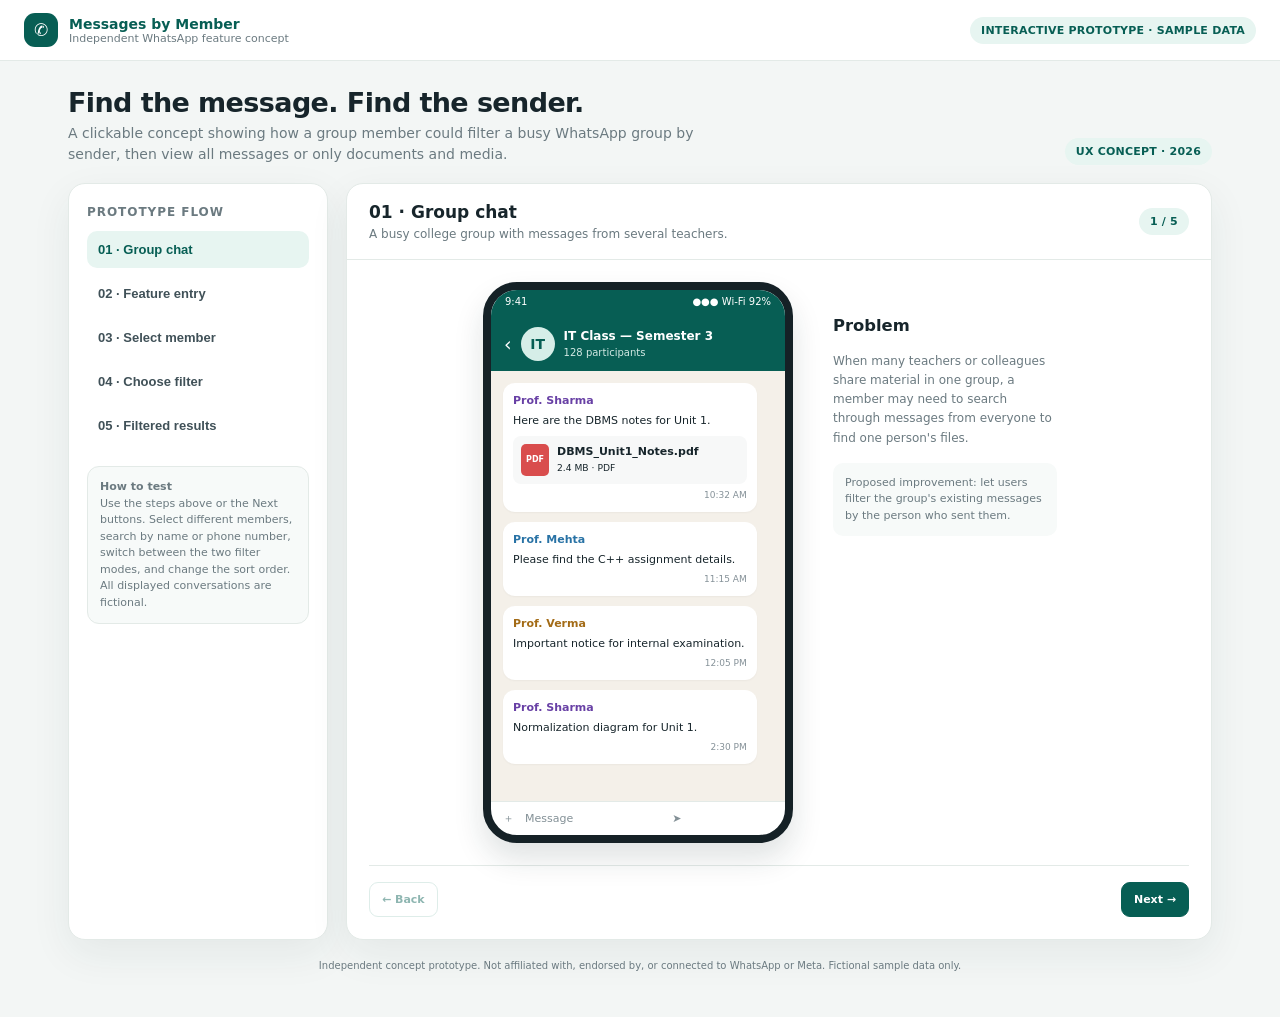
<file: prototype/index.html>
<!doctype html>
<html lang="en">
<head>
  <meta charset="utf-8">
  <meta name="viewport" content="width=device-width, initial-scale=1">
  <title>Messages by Member — WhatsApp Feature Prototype</title>
  <link rel="stylesheet" href="styles.css">
</head>
<body>
  <!-- Header -->
  <header class="top">
    <div class="logo">
      <div class="mark">✆</div>
      <div>
        Messages by Member
        <small>Independent WhatsApp feature concept</small>
      </div>
    </div>
    <span class="tag">INTERACTIVE PROTOTYPE · SAMPLE DATA</span>
  </header>

  <!-- Container -->
  <div class="wrap">
    <section class="intro">
      <div>
        <h1>Find the message. Find the sender.</h1>
        <p>A clickable concept showing how a group member could filter a busy WhatsApp group by sender, then view all messages or only documents and media.</p>
      </div>
      <span class="tag">UX CONCEPT · 2026</span>
    </section>

    <!-- Two-column Layout -->
    <div class="layout">
      <!-- Sidebar Flow Navigation -->
      <aside class="panel side">
        <h3>Prototype flow</h3>
        <nav class="nav">
          <button class="active" data-step="0">01 · Group chat</button>
          <button data-step="1">02 · Feature entry</button>
          <button data-step="2">03 · Select member</button>
          <button data-step="3">04 · Choose filter</button>
          <button data-step="4">05 · Filtered results</button>
        </nav>
        <div class="side-note">
          <b>How to test</b><br>
          Use the steps above or the Next buttons. Select different members, search by name or phone number, switch between the two filter modes, and change the sort order. All displayed conversations are fictional.
        </div>
      </aside>

      <!-- Main Workspace -->
      <main class="panel workspace">
        <div class="workspace-head">
          <div>
            <h2 id="stepTitle">01 · Group chat</h2>
            <p id="stepDesc">A busy college group with messages from several teachers.</p>
          </div>
          <span class="tag" id="counter">1 / 5</span>
        </div>

        <div class="content">
          <!-- Step 01: Group Chat Context -->
          <section class="step active" data-title="01 · Group chat" data-desc="A busy college group with messages from several teachers.">
            <div class="phone-area">
              <div class="phone">
                <div class="phonebar">
                  <span>9:41</span>
                  <span>●●●  Wi-Fi  92%</span>
                </div>
                <div class="chathead">
                  <span class="back">‹</span>
                  <div class="avatar">IT</div>
                  <div>
                    <strong>IT Class — Semester 3</strong>
                    <small>128 participants</small>
                  </div>
                </div>
                <div class="chatbody">
                  <div class="bubble">
                    <div class="who">Prof. Sharma</div>
                    Here are the DBMS notes for Unit 1.
                    <div class="doc">
                      <div class="pdf">PDF</div>
                      <div>
                        <b>DBMS_Unit1_Notes.pdf</b><br>
                        <small>2.4 MB · PDF</small>
                      </div>
                    </div>
                    <span class="time">10:32 AM</span>
                  </div>
                  <div class="bubble">
                    <div class="who" style="color:#2872a5">Prof. Mehta</div>
                    Please find the C++ assignment details.
                    <span class="time">11:15 AM</span>
                  </div>
                  <div class="bubble">
                    <div class="who" style="color:#a36b16">Prof. Verma</div>
                    Important notice for internal examination.
                    <span class="time">12:05 PM</span>
                  </div>
                  <div class="bubble">
                    <div class="who">Prof. Sharma</div>
                    Normalization diagram for Unit 1.
                    <span class="time">2:30 PM</span>
                  </div>
                </div>
                <div class="phonefoot">＋　Message　　　　　　　　　➤</div>
              </div>

              <div style="max-width:260px;padding:18px">
                <h3>Problem</h3>
                <p style="color:var(--muted);line-height:1.6;font-size:12px">
                  When many teachers or colleagues share material in one group, a member may need to search through messages from everyone to find one person's files.
                </p>
                <div class="hint">
                  Proposed improvement: let users filter the group's existing messages by the person who sent them.
                </div>
              </div>
            </div>
          </section>

          <!-- Step 02: Entry Point in Group Info -->
          <section class="step" data-title="02 · Feature entry" data-desc="Add a clear entry point inside group information.">
            <div class="phone-area">
              <div class="phone">
                <div class="phonebar">
                  <span>9:41</span>
                  <span>●●●  Wi-Fi  92%</span>
                </div>
                <div class="chathead">
                  <span class="back">‹</span>
                  <div>
                    <strong>IT Class — Semester 3</strong>
                    <small>128 participants</small>
                  </div>
                </div>
                <div style="padding:14px">
                  <div class="member" style="margin:10px 0">
                    <div class="avatar">☎</div>
                    <div>
                      <b>Audio, video and add members</b>
                      <small>Group actions</small>
                    </div>
                  </div>
                  <div class="member">
                    <div class="avatar">▧</div>
                    <div>
                      <b>Media, links and docs</b>
                      <small>Existing group content</small>
                    </div>
                  </div>
                  <button class="member selected" style="margin-top:8px" onclick="go(2)">
                    <div class="avatar">⌕</div>
                    <div style="flex:1">
                      <b>Messages by Member</b>
                      <small>Filter messages by participant</small>
                    </div>
                    <span class="tag">NEW</span>
                  </button>
                  <div class="member" style="margin-top:8px">
                    <div class="avatar">☆</div>
                    <div>
                      <b>Starred messages</b>
                      <small>Saved items</small>
                    </div>
                  </div>
                  <div class="hint">Tap the highlighted option to continue.</div>
                </div>
              </div>
            </div>
          </section>

          <!-- Step 03: Select Participant (Search by name or number) -->
          <section class="step" data-title="03 · Select member" data-desc="Search for a participant by saved name or phone number.">
            <div class="phone-area">
              <div style="width:min(100%,400px)">
                <h3 style="margin-top:0">Who sent the message?</h3>
                <input id="memberSearch" class="search" placeholder="Search member name or phone number…" oninput="renderMembers()">
                <div id="memberList" class="member-list"></div>
                <div class="controls">
                  <button class="btn" onclick="go(3)">Continue with selected member</button>
                </div>
                <div class="hint">
                  Only participants in this group appear in the list. A real implementation should follow the user's existing group access and visibility permissions.
                </div>
              </div>
            </div>
          </section>

          <!-- Step 04: Choose Filter Mode & Sorting -->
          <section class="step" data-title="04 · Choose filter" data-desc="Choose all messages or just documents and media.">
            <div style="max-width:620px;margin:auto">
              <h3 style="margin-top:0">Filter messages from <span id="chosenName" style="color:var(--green)">Prof. Sharma</span></h3>
              <div class="modes">
                <button class="mode selected" data-mode="all" onclick="setMode('all')">
                  <div style="font-size:22px">☰</div>
                  <strong>All Messages</strong>
                  <span>Text, documents, images, videos, links and supported message types.</span>
                </button>
                <button class="mode" data-mode="files" onclick="setMode('files')">
                  <div style="font-size:22px">▤</div>
                  <strong>Documents &amp; Media</strong>
                  <span>PDFs, office files, images, videos and supported attachments.</span>
                </button>
              </div>
              <div class="controls">
                <label style="font-size:11px;color:var(--muted)">Sort results</label>
                <select class="select" id="sort" onchange="renderResults()">
                  <option value="new">Newest first</option>
                  <option value="old">Oldest first</option>
                </select>
                <button class="btn" onclick="go(4)">View filtered messages</button>
              </div>
              <div class="hint">
                Optional future enhancement: add a date range filter (for example, last 7 days or a custom date range).
              </div>
            </div>
          </section>

          <!-- Step 05: Filtered Results -->
          <section class="step" data-title="05 · Filtered results" data-desc="See only the selected member's messages and jump to the original group context.">
            <div style="max-width:720px;margin:auto">
              <div style="display:flex;justify-content:space-between;align-items:center;gap:10px;flex-wrap:wrap">
                <div>
                  <h3 id="resultHeading" style="margin:0">Prof. Sharma · All Messages</h3>
                  <small style="color:var(--muted)">IT Class — Semester 3</small>
                </div>
                <button class="btn secondary" onclick="go(3)">Change filters</button>
              </div>
              <div id="results" class="results"></div>
              <div class="hint">
                In a real WhatsApp implementation, tapping a result should open the original message in the group, retaining its timestamp and surrounding context.
              </div>
            </div>
          </section>

          <!-- Stepper Footer Buttons -->
          <div style="display:flex;justify-content:space-between;gap:10px;margin-top:22px;border-top:1px solid var(--line);padding-top:16px">
            <button class="btn secondary" id="prev" onclick="go(current-1)" disabled>← Back</button>
            <button class="btn" id="next">Next →</button>
          </div>
        </div>
      </main>
    </div>

    <!-- Prototype Footer Notice -->
    <div class="footer">
      Independent concept prototype. Not affiliated with, endorsed by, or connected to WhatsApp or Meta. Fictional sample data only.
    </div>
  </div>

  <!-- Toast Element -->
  <div class="toast" id="toast"></div>

  <!-- External Script -->
  <script src="script.js"></script>
</body>
</html>
</file>
<file: prototype/styles.css>
/* Messages by Member — Interactive Prototype Stylesheet */
:root {
  --green: #075e54;
  --green2: #128c7e;
  --mint: #e7f5f1;
  --bg: #f3f6f5;
  --ink: #17252b;
  --muted: #6b7a80;
  --line: #e3eae7;
  --white: #fff;
  --shadow: 0 14px 40px #173c3212;
}

* {
  box-sizing: border-box;
}

body {
  margin: 0;
  background: var(--bg);
  font: 14px Inter, ui-sans-serif, system-ui, -apple-system, Segoe UI, Arial, sans-serif;
  color: var(--ink);
  -webkit-font-smoothing: antialiased;
}

/* Header */
.top {
  background: #fff;
  border-bottom: 1px solid var(--line);
  padding: 13px 24px;
  display: flex;
  align-items: center;
  justify-content: space-between;
  gap: 15px;
  position: sticky;
  top: 0;
  z-index: 5;
}

.logo {
  display: flex;
  align-items: center;
  gap: 11px;
  font-weight: 800;
  color: var(--green);
}

.mark {
  width: 34px;
  height: 34px;
  border-radius: 11px;
  background: var(--green);
  color: #fff;
  display: grid;
  place-items: center;
  font-size: 17px;
}

.top small {
  display: block;
  color: var(--muted);
  font-weight: 500;
  font-size: 11px;
}

.tag {
  background: var(--mint);
  color: var(--green);
  border-radius: 30px;
  padding: 7px 11px;
  font-size: 11px;
  font-weight: 800;
  letter-spacing: 0.02em;
}

/* Main Container */
.wrap {
  max-width: 1180px;
  margin: 26px auto;
  padding: 0 18px;
}

.intro {
  display: flex;
  justify-content: space-between;
  align-items: flex-end;
  gap: 20px;
  margin-bottom: 18px;
}

.intro h1 {
  font-size: 27px;
  margin: 0 0 5px;
  letter-spacing: -0.6px;
}

.intro p {
  margin: 0;
  color: var(--muted);
  max-width: 660px;
  line-height: 1.5;
}

.layout {
  display: grid;
  grid-template-columns: 260px 1fr;
  gap: 18px;
}

.panel {
  background: #fff;
  border: 1px solid var(--line);
  border-radius: 17px;
  box-shadow: var(--shadow);
  overflow: hidden;
}

/* Sidebar navigation */
.side {
  padding: 18px;
}

.side h3 {
  font-size: 12px;
  text-transform: uppercase;
  letter-spacing: 0.08em;
  color: var(--muted);
  margin: 3px 0 12px;
}

.nav {
  display: grid;
  gap: 7px;
}

.nav button {
  border: 0;
  background: transparent;
  text-align: left;
  padding: 11px;
  border-radius: 10px;
  color: #405158;
  cursor: pointer;
  font-weight: 650;
  font-size: 13px;
  transition: background 0.15s ease, color 0.15s ease;
}

.nav button.active,
.nav button:hover {
  background: var(--mint);
  color: var(--green);
}

.side-note {
  margin-top: 22px;
  background: #f7faf9;
  border: 1px solid var(--line);
  border-radius: 12px;
  padding: 12px;
  color: var(--muted);
  font-size: 11px;
  line-height: 1.5;
}

/* Workspace area */
.workspace {
  min-height: 690px;
}

.workspace-head {
  padding: 18px 22px;
  border-bottom: 1px solid var(--line);
  display: flex;
  justify-content: space-between;
  align-items: center;
  gap: 12px;
}

.workspace-head h2 {
  font-size: 17px;
  margin: 0;
}

.workspace-head p {
  font-size: 12px;
  color: var(--muted);
  margin: 5px 0 0;
}

.content {
  padding: 22px;
}

.step {
  display: none;
}

.step.active {
  display: block;
}

/* Phone Mockup Frame */
.phone-area {
  display: flex;
  justify-content: center;
  gap: 22px;
  flex-wrap: wrap;
  align-items: flex-start;
}

.phone {
  width: 310px;
  min-height: 560px;
  border: 8px solid #152126;
  border-radius: 34px;
  background: #fff;
  overflow: hidden;
  box-shadow: 0 16px 30px #162b2a22;
  position: relative;
}

.phonebar {
  height: 27px;
  background: var(--green);
  color: #fff;
  padding: 6px 14px;
  font-size: 10px;
  display: flex;
  justify-content: space-between;
}

.chathead {
  background: var(--green);
  color: #fff;
  padding: 10px 13px;
  display: flex;
  align-items: center;
  gap: 9px;
}

.back {
  font-size: 19px;
  cursor: default;
}

.avatar {
  width: 34px;
  height: 34px;
  border-radius: 50%;
  background: #d6eee8;
  color: var(--green);
  display: grid;
  place-items: center;
  font-weight: 800;
  flex: none;
}

.chathead strong {
  font-size: 12px;
  display: block;
}

.chathead small {
  font-size: 10px;
  color: #d3e9e4;
}

.chatbody {
  background: #f4f0e9;
  min-height: 430px;
  padding: 12px;
  display: grid;
  align-content: start;
  gap: 10px;
}

.bubble {
  background: #fff;
  border-radius: 12px;
  padding: 10px;
  max-width: 94%;
  box-shadow: 0 1px 2px #0000000a;
  font-size: 11px;
  line-height: 1.45;
}

.bubble .who {
  font-weight: 800;
  color: #6840a5;
  margin-bottom: 4px;
}

.bubble .time {
  display: block;
  text-align: right;
  color: #859198;
  font-size: 9px;
  margin-top: 5px;
}

.doc {
  display: flex;
  align-items: center;
  gap: 8px;
  background: #f7f8f8;
  border-radius: 8px;
  padding: 8px;
  margin-top: 7px;
}

.pdf {
  width: 28px;
  height: 32px;
  background: #d94d4d;
  color: #fff;
  border-radius: 5px;
  display: grid;
  place-items: center;
  font-size: 8px;
  font-weight: 900;
}

.phonefoot {
  padding: 9px 12px;
  border-top: 1px solid var(--line);
  font-size: 11px;
  color: #839096;
}

/* Search Input */
.search {
  width: 100%;
  border: 1px solid var(--line);
  border-radius: 10px;
  padding: 12px;
  font-size: 12px;
  outline: none;
  font-family: inherit;
}

.search:focus {
  border-color: var(--green2);
  box-shadow: 0 0 0 3px #128c7e18;
}

/* Member List & Buttons */
.member-list {
  display: grid;
  gap: 7px;
  margin-top: 12px;
}

.member {
  width: 100%;
  border: 1px solid var(--line);
  background: #fff;
  border-radius: 11px;
  padding: 10px;
  display: flex;
  align-items: center;
  gap: 10px;
  text-align: left;
  cursor: pointer;
  font-family: inherit;
  transition: border-color 0.15s ease, background-color 0.15s ease;
}

.member:hover {
  background: #fafcfb;
}

.member.selected {
  border-color: #73b8a7;
  background: #f0faf6;
}

.member .avatar {
  width: 36px;
  height: 36px;
}

.member b {
  font-size: 12px;
  color: var(--ink);
}

.member small {
  display: block;
  color: var(--muted);
  font-size: 10px;
  margin-top: 2px;
}

.member-phone {
  color: var(--green2);
  font-family: ui-monospace, SFMono-Regular, Consolas, monospace;
  font-size: 9.5px;
}

/* Mode Selection Cards */
.modes {
  display: grid;
  grid-template-columns: 1fr 1fr;
  gap: 10px;
  margin: 15px 0;
}

.mode {
  border: 1px solid var(--line);
  border-radius: 12px;
  background: #fff;
  padding: 15px;
  text-align: left;
  cursor: pointer;
  font-family: inherit;
  transition: all 0.15s ease;
}

.mode.selected {
  border: 1.5px solid var(--green2);
  background: #f0faf6;
}

.mode strong {
  display: block;
  font-size: 12px;
  margin: 7px 0 4px;
}

.mode span {
  font-size: 10px;
  color: var(--muted);
  line-height: 1.4;
}

/* Controls & Buttons */
.controls {
  display: flex;
  gap: 8px;
  flex-wrap: wrap;
  align-items: center;
  margin: 13px 0;
}

.select,
.btn {
  border: 1px solid var(--line);
  background: #fff;
  border-radius: 9px;
  padding: 10px 12px;
  font-size: 11px;
  color: var(--ink);
  font-family: inherit;
}

.btn {
  background: var(--green);
  color: #fff;
  border-color: var(--green);
  font-weight: 750;
  cursor: pointer;
  transition: background 0.15s ease, opacity 0.15s ease;
}

.btn:hover {
  background: var(--green2);
  border-color: var(--green2);
}

.btn.secondary {
  background: #fff;
  color: var(--green);
  border-color: #b7d9d0;
}

.btn.secondary:hover {
  background: var(--mint);
}

.btn:disabled {
  opacity: 0.45;
  cursor: not-allowed;
}

/* Filtered Results */
.results {
  display: grid;
  gap: 8px;
  margin-top: 14px;
}

.result {
  display: flex;
  align-items: center;
  gap: 11px;
  padding: 11px;
  border: 1px solid var(--line);
  border-radius: 11px;
  background: #fff;
  transition: border-color 0.15s ease;
}

.result:hover {
  border-color: #c9ded7;
}

.fileicon {
  width: 38px;
  height: 38px;
  border-radius: 10px;
  background: #fff0ef;
  color: #c84343;
  display: grid;
  place-items: center;
  font-size: 10px;
  font-weight: 900;
  flex-shrink: 0;
}

.fileicon.img {
  background: #fff6e6;
  color: #a36b16;
}

.fileicon.txt {
  background: #edf4ff;
  color: #3769a8;
}

.result b {
  font-size: 12px;
}

.result small {
  display: block;
  color: var(--muted);
  font-size: 10px;
  margin-top: 3px;
}

.result time {
  margin-left: auto;
  color: var(--muted);
  font-size: 10px;
  white-space: nowrap;
}

.result button {
  border: 0;
  background: none;
  color: var(--green);
  font-size: 10px;
  font-weight: 800;
  cursor: pointer;
  padding: 4px 6px;
  border-radius: 6px;
}

.result button:hover {
  background: var(--mint);
}

.hint {
  padding: 12px;
  background: #f7faf9;
  border-radius: 10px;
  color: var(--muted);
  font-size: 11px;
  line-height: 1.5;
  margin-top: 15px;
}

.toast {
  position: fixed;
  bottom: 20px;
  left: 50%;
  transform: translateX(-50%);
  background: #173b34;
  color: #fff;
  border-radius: 30px;
  padding: 11px 17px;
  font-size: 12px;
  box-shadow: var(--shadow);
  display: none;
  z-index: 9;
}

.footer {
  color: var(--muted);
  font-size: 10px;
  text-align: center;
  padding: 20px;
}

/* Responsive Styles */
@media (max-width: 800px) {
  .layout {
    grid-template-columns: 1fr;
  }
  .side {
    padding: 12px;
  }
  .nav {
    grid-template-columns: repeat(2, 1fr);
  }
  .workspace {
    min-height: 600px;
  }
  .intro {
    display: block;
  }
  .intro .tag {
    display: inline-block;
    margin-top: 10px;
  }
  .content {
    padding: 15px;
  }
}
</file>
